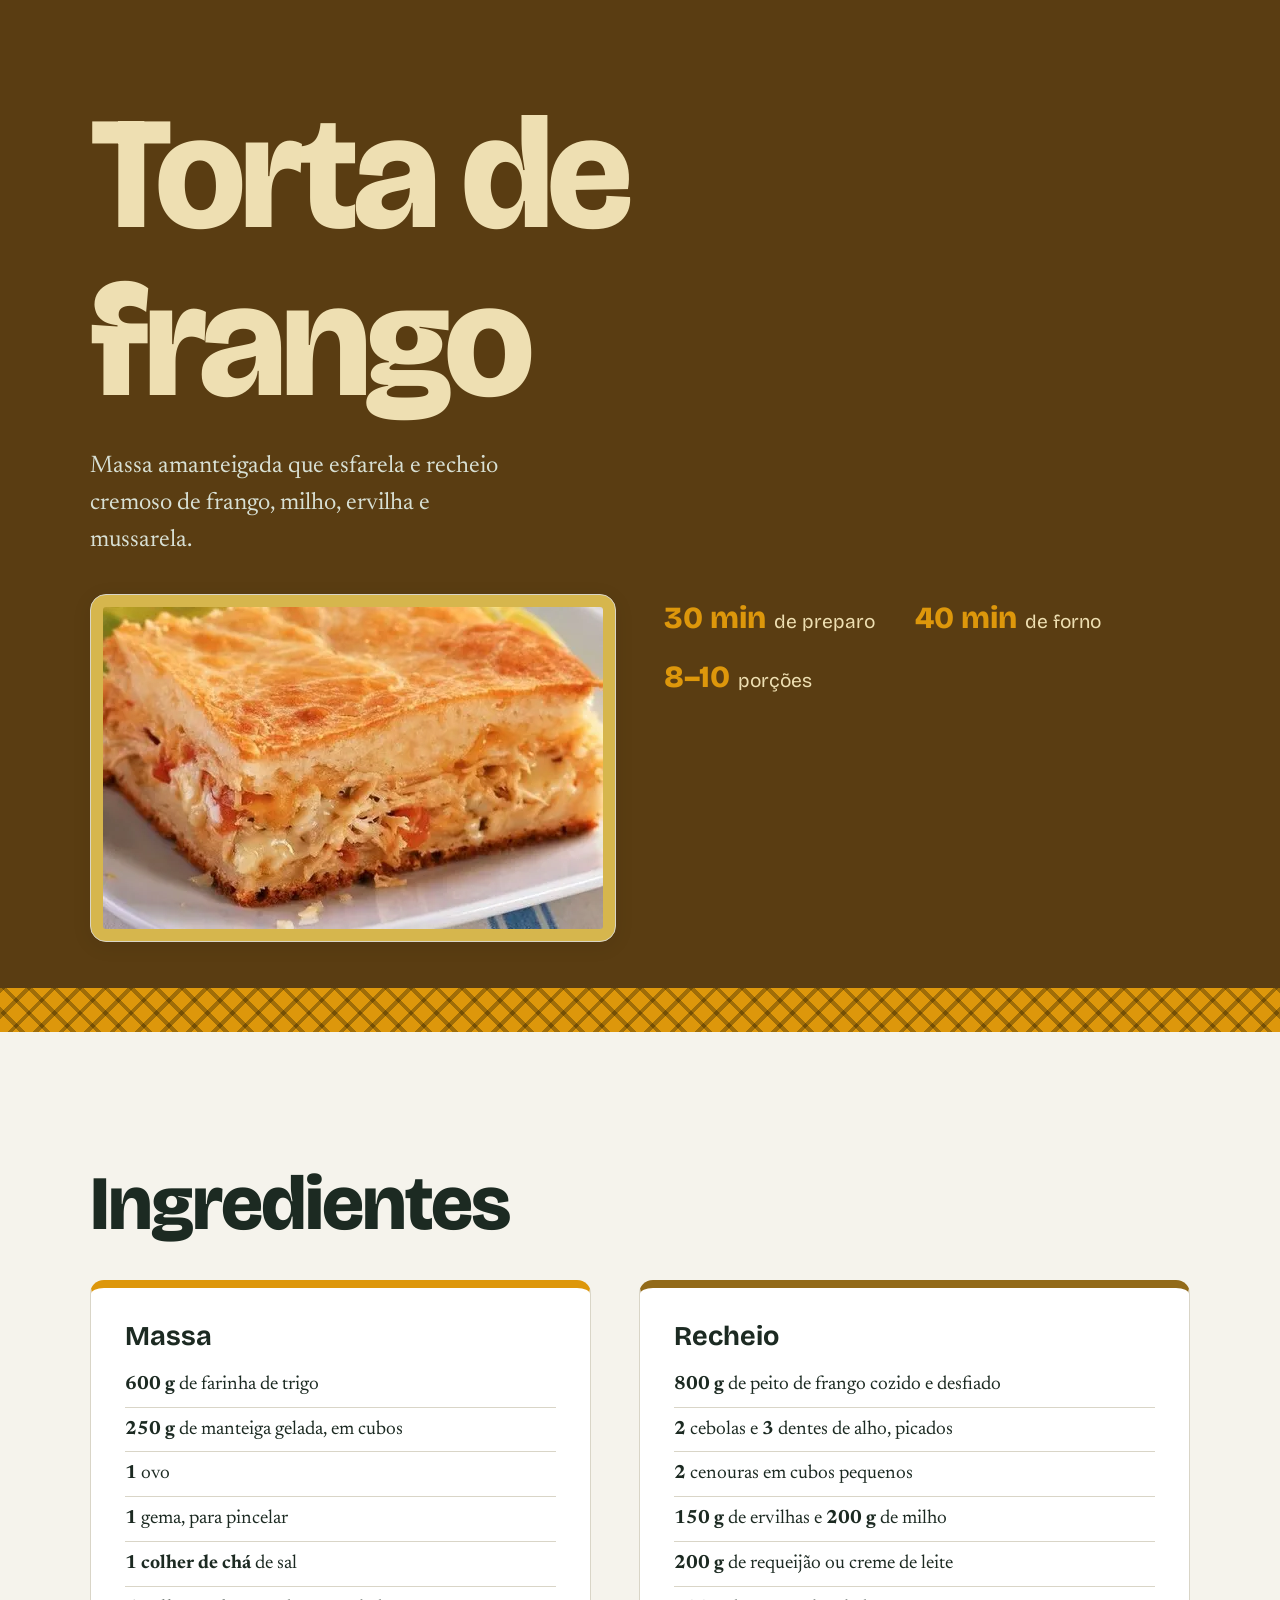
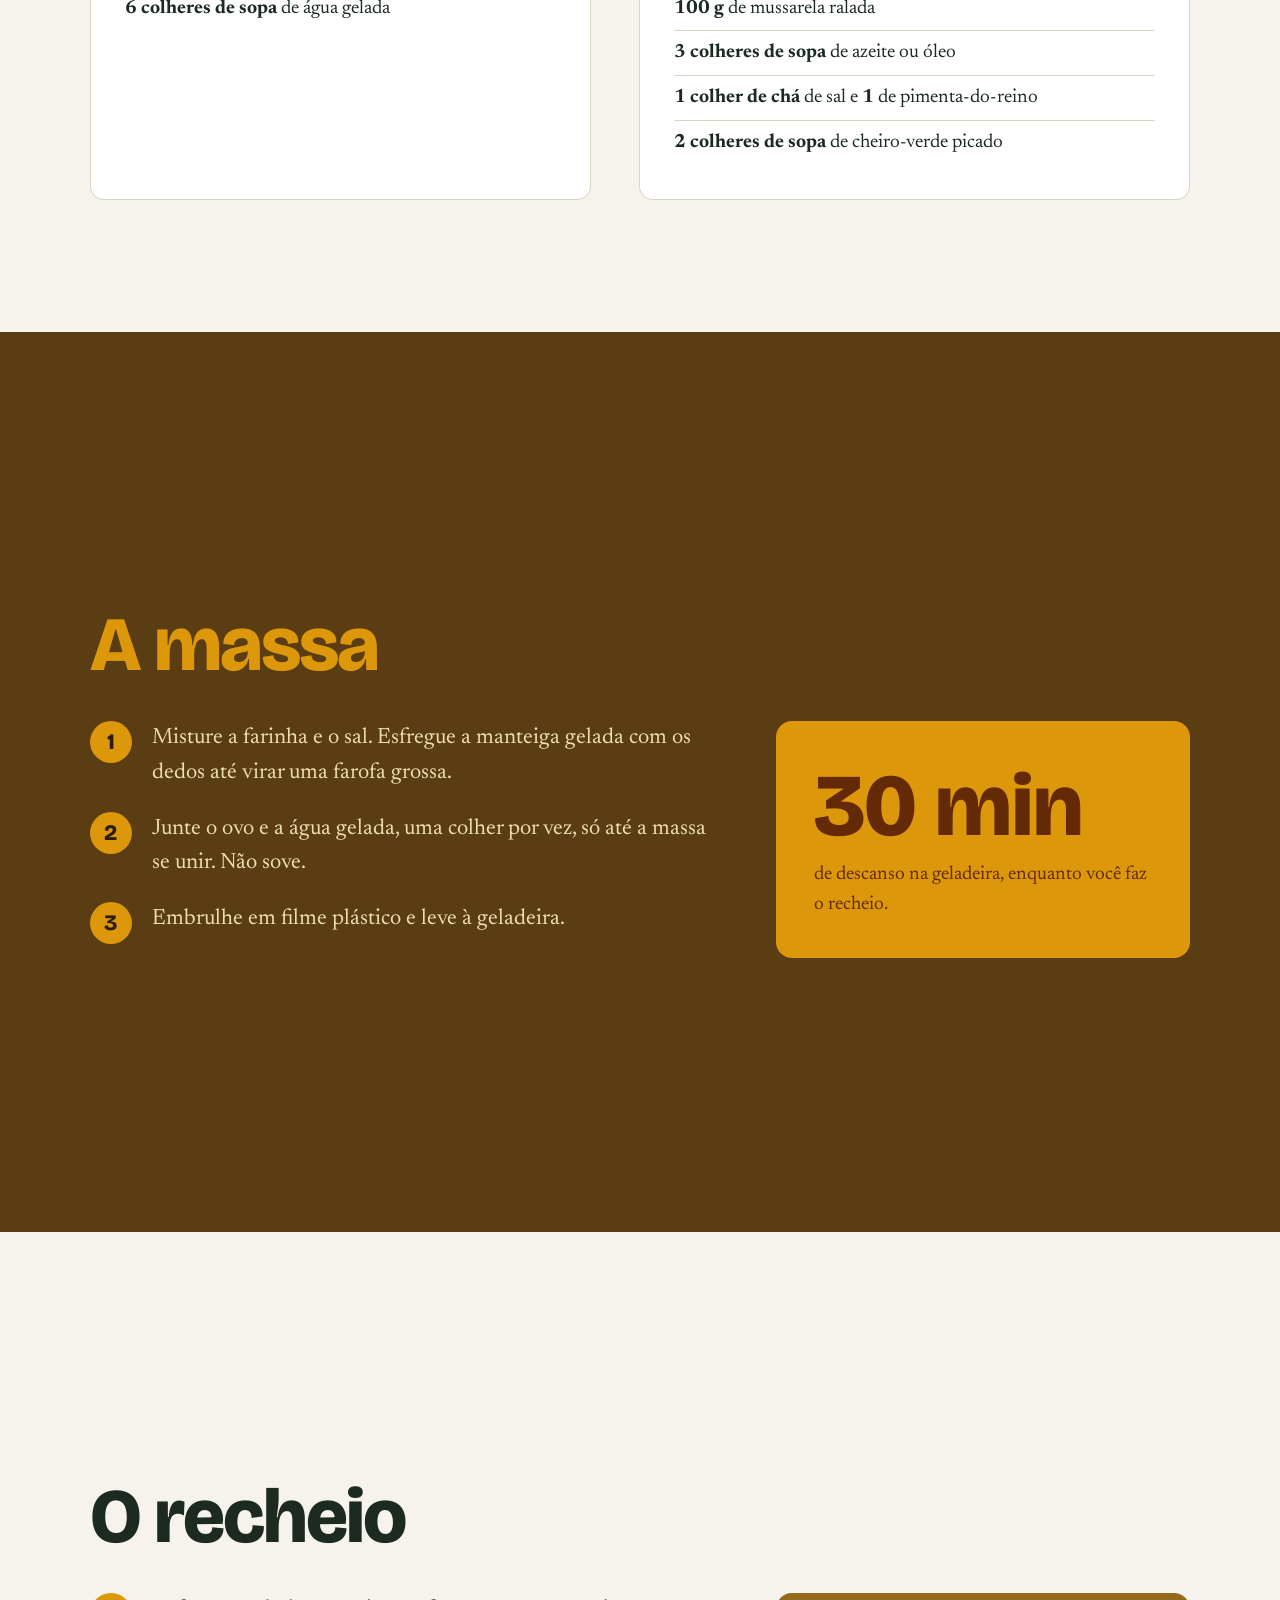
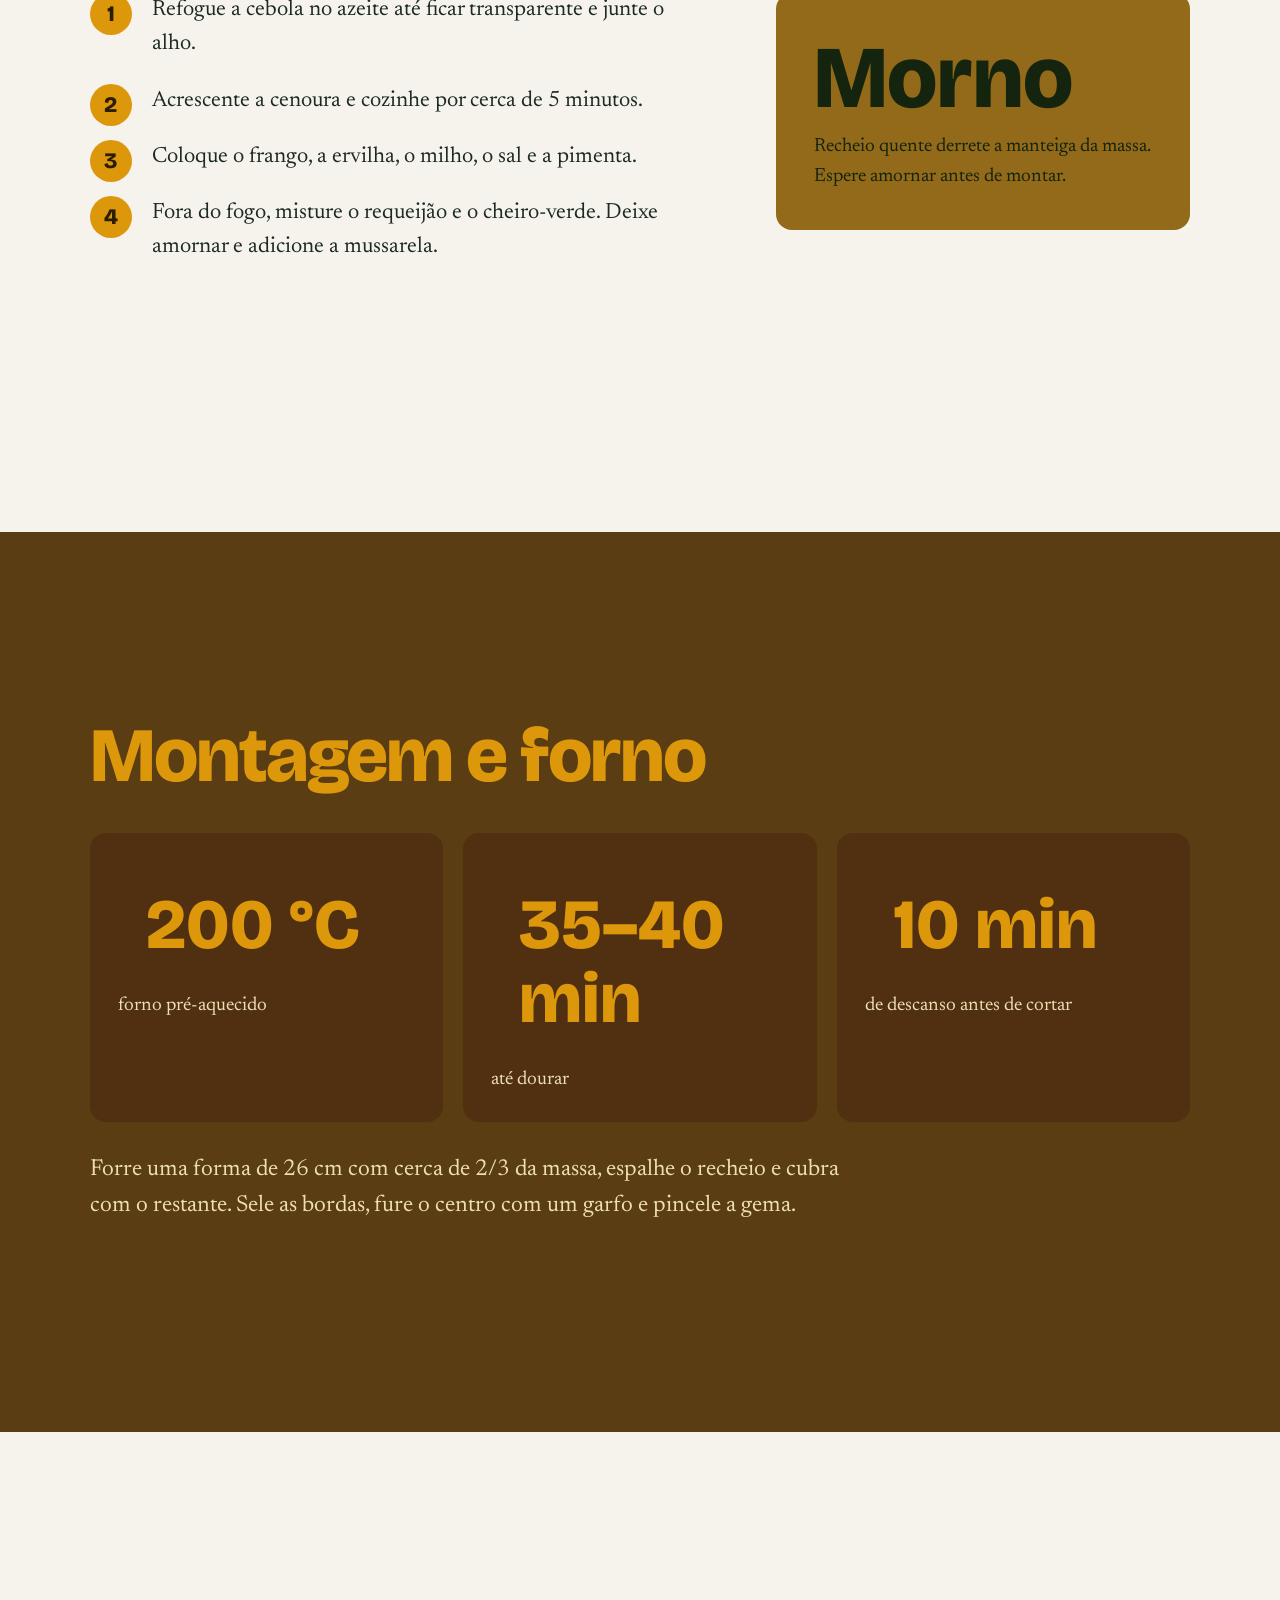
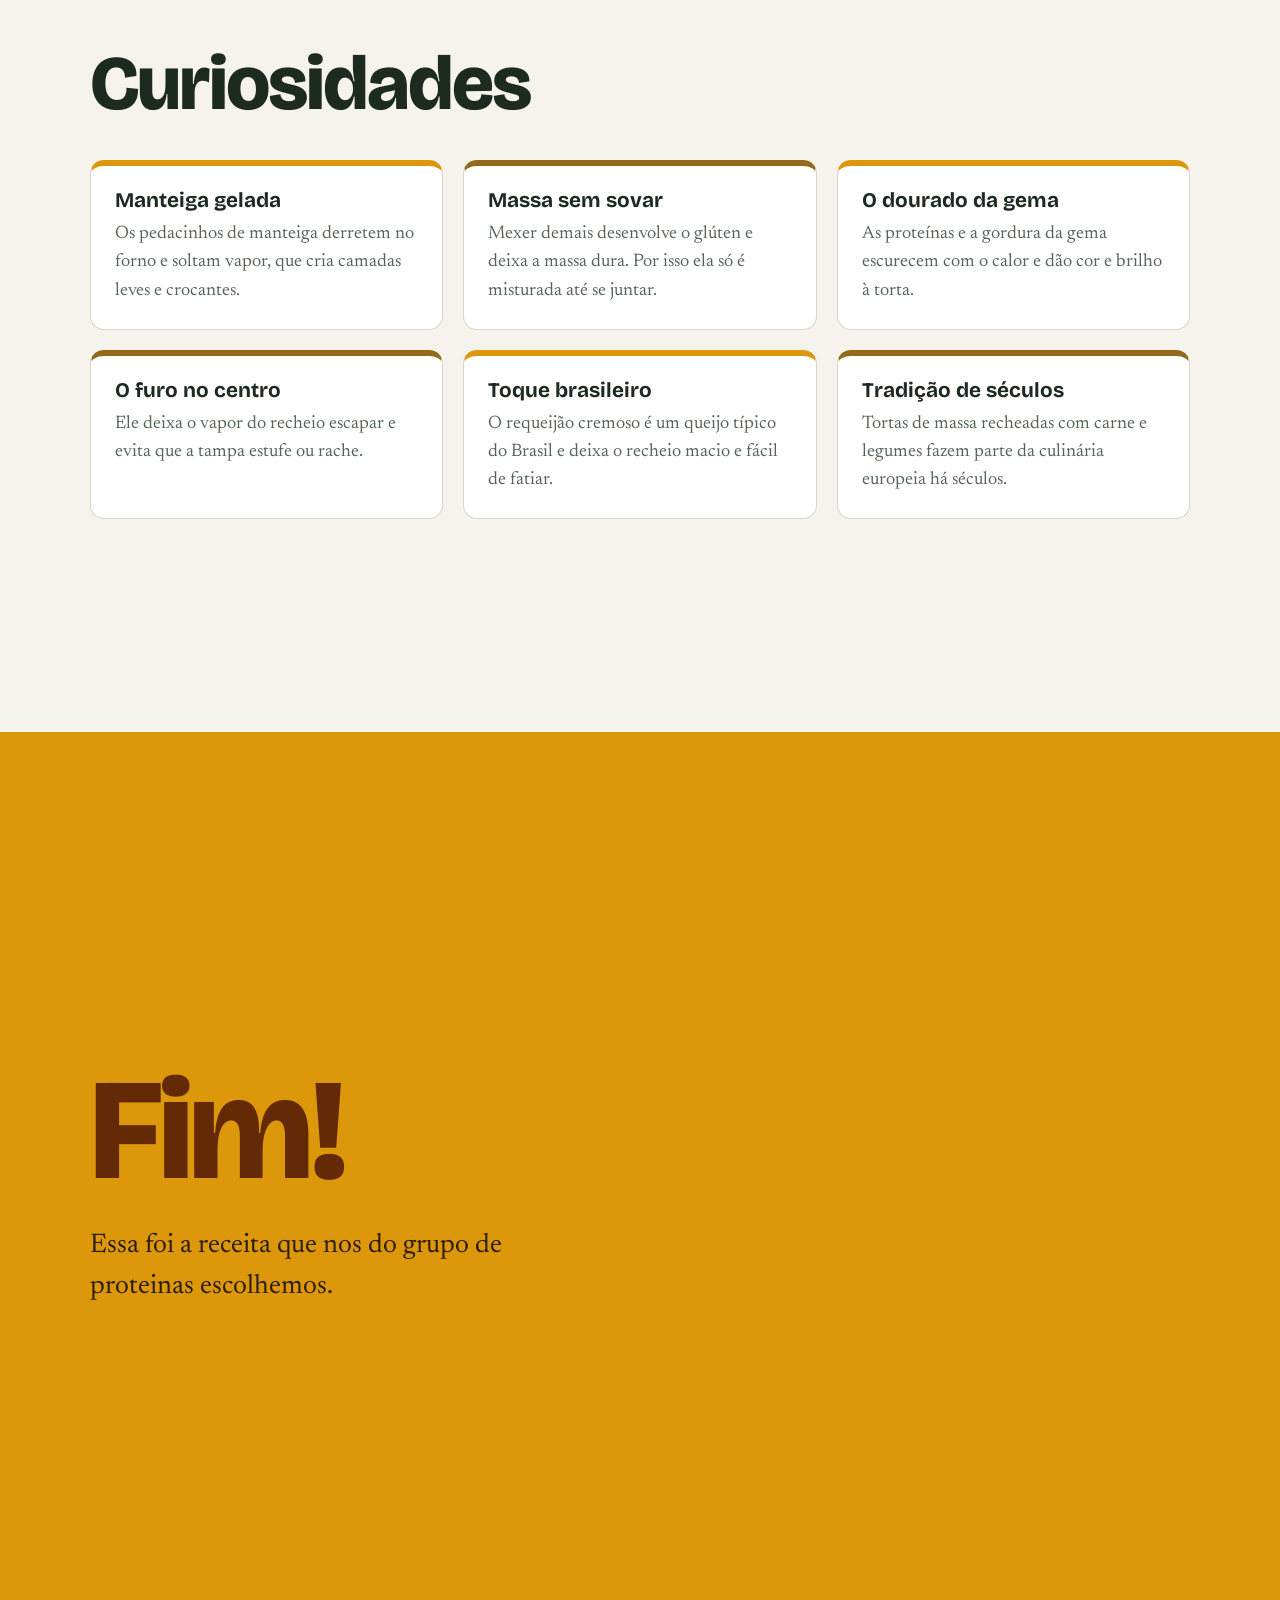
<file: index.html>
<!DOCTYPE html>
<html lang="pt-BR">
<head>
<meta charset="utf-8">
<meta name="viewport" content="width=device-width, initial-scale=1, viewport-fit=cover">
<title>Torta de Frango com Massa Amanteigada</title>
<link rel="preconnect" href="https://fonts.googleapis.com">
<link href="https://fonts.googleapis.com/css2?family=Bricolage+Grotesque:opsz,wght@12..96,500;12..96,800&family=Newsreader:opsz,wght@6..72,400;6..72,600&display=swap" rel="stylesheet">
<link rel="stylesheet" href="style.css">
</head>
<body>

<section class="slide dark cover" data-title="Capa">
  <div class="in">
    <h1>Torta de frango</h1>
    <p class="lead">Massa amanteigada que esfarela e recheio cremoso de frango, milho, ervilha e mussarela.</p>
    <div class="cover-row">
      <img class="img" src="BIO.webp" alt="">
      <ul class="facts">
        <li><b>30 min</b>de preparo</li>
        <li><b>40 min</b>de forno</li>
        <li><b>8–10</b>porções</li>
      </ul>
    </div>
    
  </div>
  <div class="lattice" aria-hidden="true"></div>
</section>

<section class="slide light" data-title="Ingredientes">
  <div class="in">
    <h2>Ingredientes</h2>
    <div class="two">
      <div class="box">
        <h3>Massa</h3>
        <ul>
          <li><b>600 g</b> de farinha de trigo</li>
          <li><b>250 g</b> de manteiga gelada, em cubos</li>
          <li><b>1</b> ovo</li>
          <li><b>1</b> gema, para pincelar</li>
          <li><b>1 colher de chá</b> de sal</li>
          <li><b>6 colheres de sopa</b> de água gelada</li>
        </ul>
      </div>
      <div class="box r">
        <h3>Recheio</h3>
        <ul>
          <li><b>800 g</b> de peito de frango cozido e desfiado</li>
          <li><b>2</b> cebolas e <b>3</b> dentes de alho, picados</li>
          <li><b>2</b> cenouras em cubos pequenos</li>
          <li><b>150 g</b> de ervilhas e <b>200 g</b> de milho</li>
          <li><b>200 g</b> de requeijão ou creme de leite</li>
          <li><b>100 g</b> de mussarela ralada</li>
          <li><b>3 colheres de sopa</b> de azeite ou óleo</li>
          <li><b>1 colher de chá</b> de sal e <b>1</b> de pimenta-do-reino</li>
          <li><b>2 colheres de sopa</b> de cheiro-verde picado</li>
        </ul>
      </div>
    </div>
  </div>
</section>

<section class="slide dark" data-title="Massa">
  <div class="in">
    <h2>A massa</h2>
    <div class="row">
      <ol>
        <li>Misture a farinha e o sal. Esfregue a manteiga gelada com os dedos até virar uma farofa grossa.</li>
        <li>Junte o ovo e a água gelada, uma colher por vez, só até a massa se unir. Não sove.</li>
        <li>Embrulhe em filme plástico e leve à geladeira.</li>
      </ol>
      <div class="side g"><div class="num">30 min</div><p>de descanso na geladeira, enquanto você faz o recheio.</p></div>
    </div>
  </div>
</section>

<section class="slide light" data-title="Recheio">
  <div class="in">
    <h2>O recheio</h2>
    <div class="row">
      <ol>
        <li>Refogue a cebola no azeite até ficar transparente e junte o alho.</li>
        <li>Acrescente a cenoura e cozinhe por cerca de 5 minutos.</li>
        <li>Coloque o frango, a ervilha, o milho, o sal e a pimenta.</li>
        <li>Fora do fogo, misture o requeijão e o cheiro-verde. Deixe amornar e adicione a mussarela.</li>
      </ol>
      <div class="side p"><div class="num">Morno</div><p>Recheio quente derrete a manteiga da massa. Espere amornar antes de montar.</p></div>
    </div>
  </div>
</section>

<section class="slide dark" data-title="Forno">
  <div class="in">
    <h2>Montagem e forno</h2>
    <div class="big">
      <div><div class="num">200 °C</div>forno pré-aquecido</div>
      <div><div class="num">35–40 min</div>até dourar</div>
      <div><div class="num">10 min</div>de descanso antes de cortar</div>
    </div>
    <p class="txt">Forre uma forma de 26 cm com cerca de 2/3 da massa, espalhe o recheio e cubra com o restante. Sele as bordas, fure o centro com um garfo e pincele a gema.</p>
  </div>
</section>

<section class="slide light" data-title="Curiosidades">
  <div class="in">
    <h2>Curiosidades</h2>
    <div class="cur">
      <article><h3>Manteiga gelada</h3><p>Os pedacinhos de manteiga derretem no forno e soltam vapor, que cria camadas leves e crocantes.</p></article>
      <article><h3>Massa sem sovar</h3><p>Mexer demais desenvolve o glúten e deixa a massa dura. Por isso ela só é misturada até se juntar.</p></article>
      <article><h3>O dourado da gema</h3><p>As proteínas e a gordura da gema escurecem com o calor e dão cor e brilho à torta.</p></article>
      <article><h3>O furo no centro</h3><p>Ele deixa o vapor do recheio escapar e evita que a tampa estufe ou rache.</p></article>
      <article><h3>Toque brasileiro</h3><p>O requeijão cremoso é um queijo típico do Brasil e deixa o recheio macio e fácil de fatiar.</p></article>
      <article><h3>Tradição de séculos</h3><p>Tortas de massa recheadas com carne e legumes fazem parte da culinária europeia há séculos.</p></article>
    </div>
  </div>
</section>

<section class="slide gold end" data-title="Fim">
  <div class="in">
    <h2>Fim!</h2>
    <p>Essa foi a receita que nos do grupo de proteinas escolhemos.</p>
  </div>
</section>

</body>
</html>
</file>
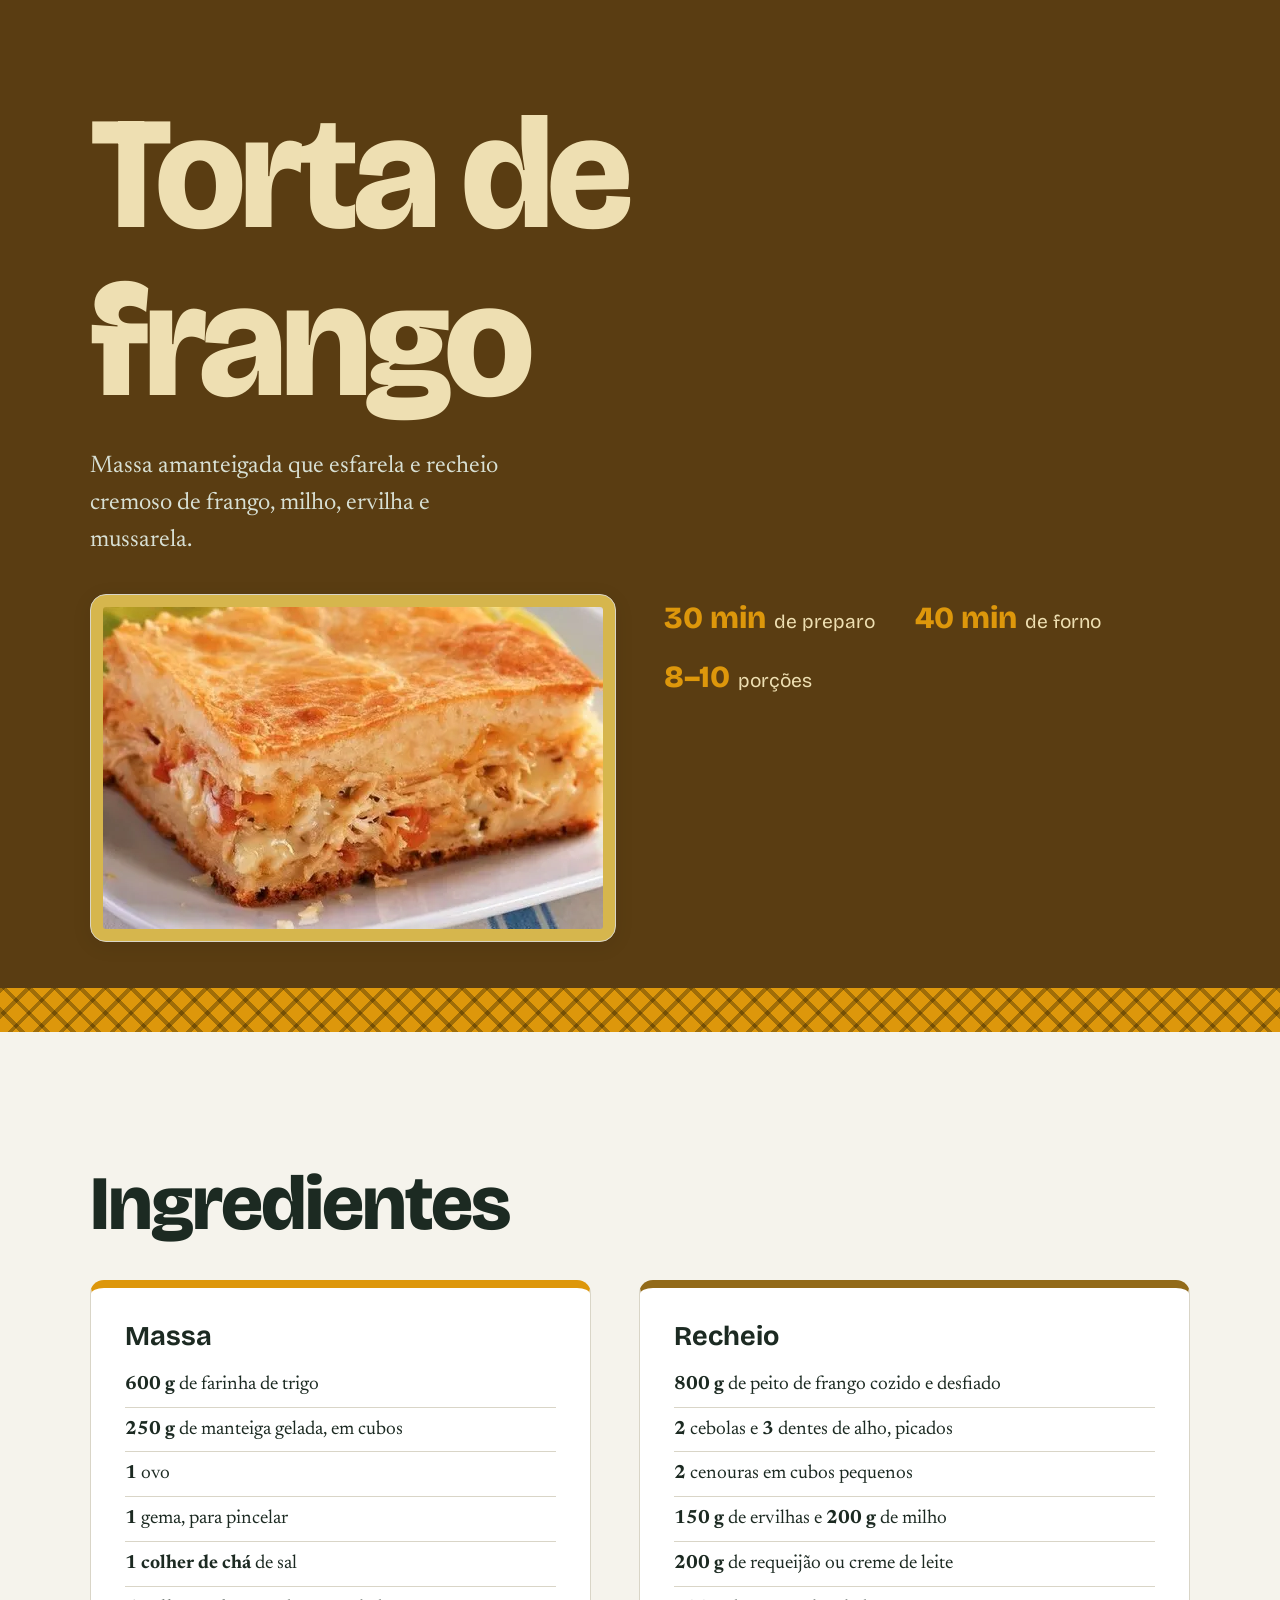
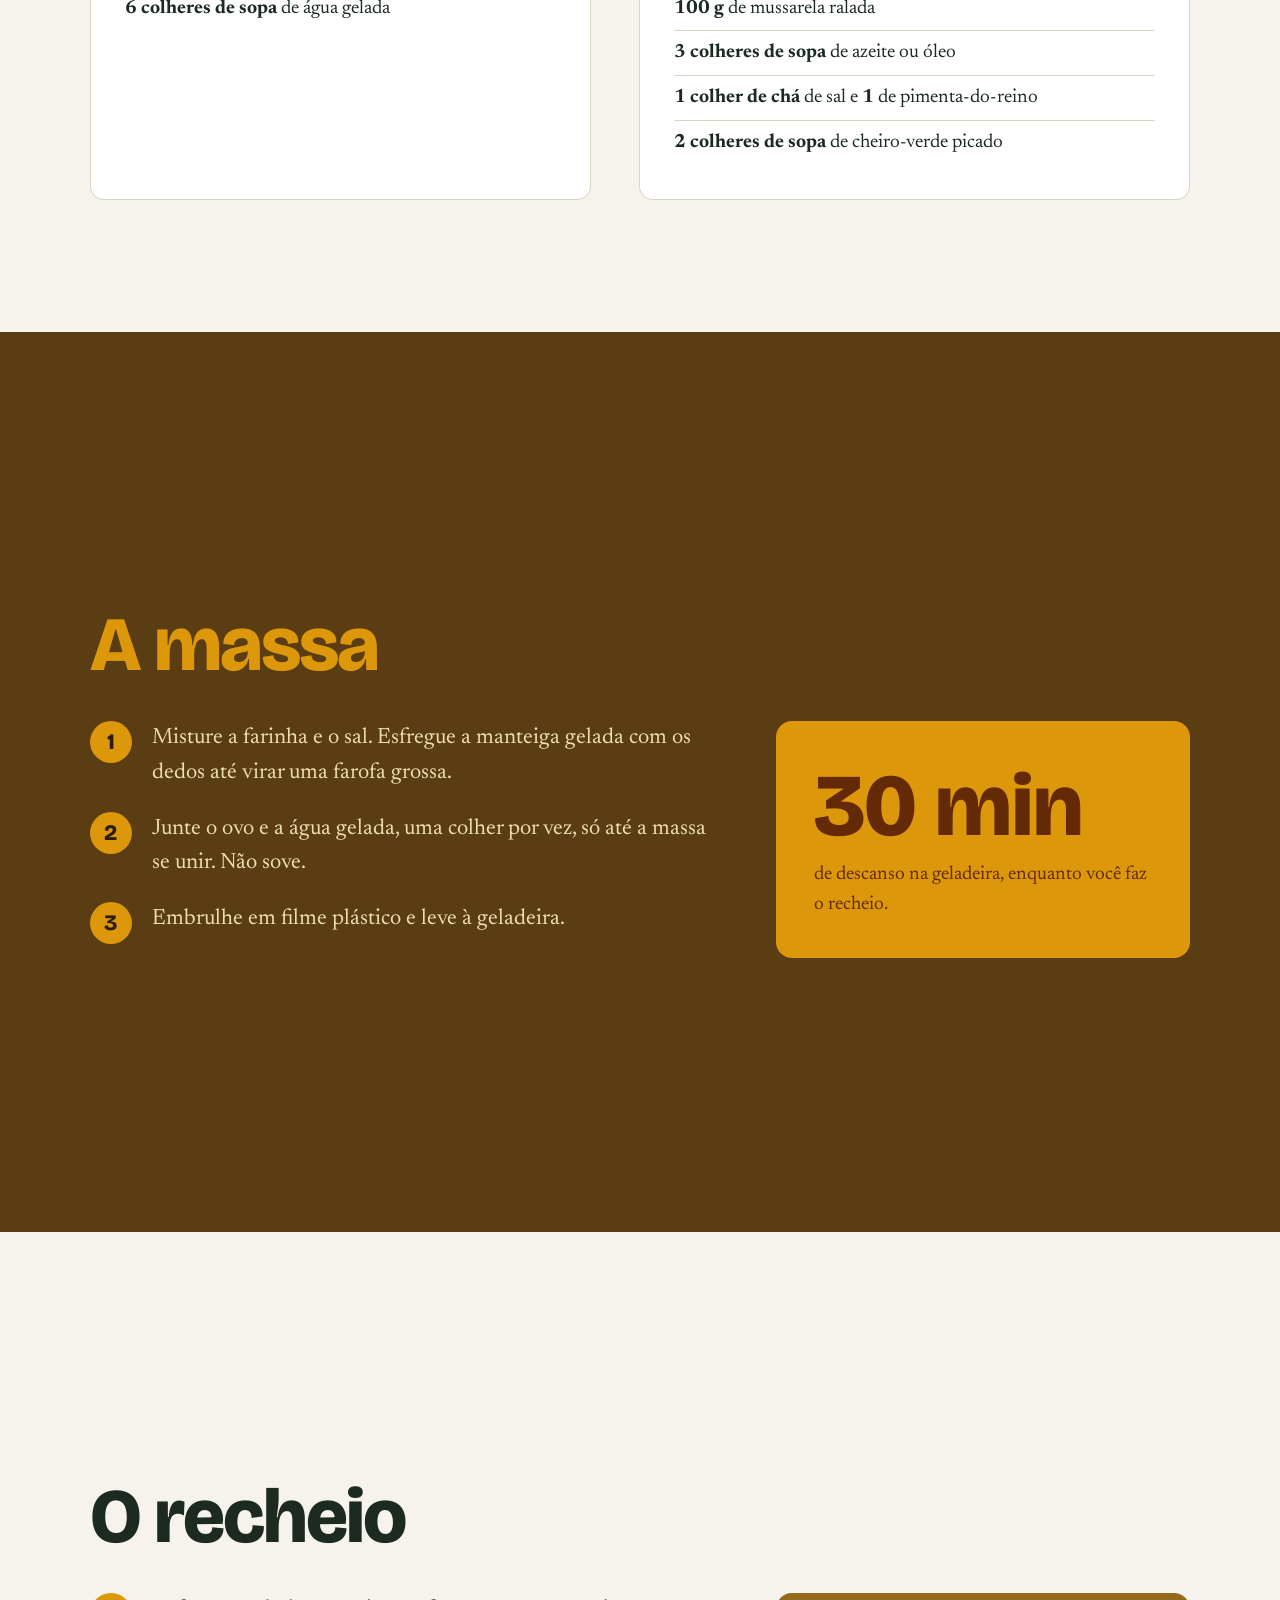
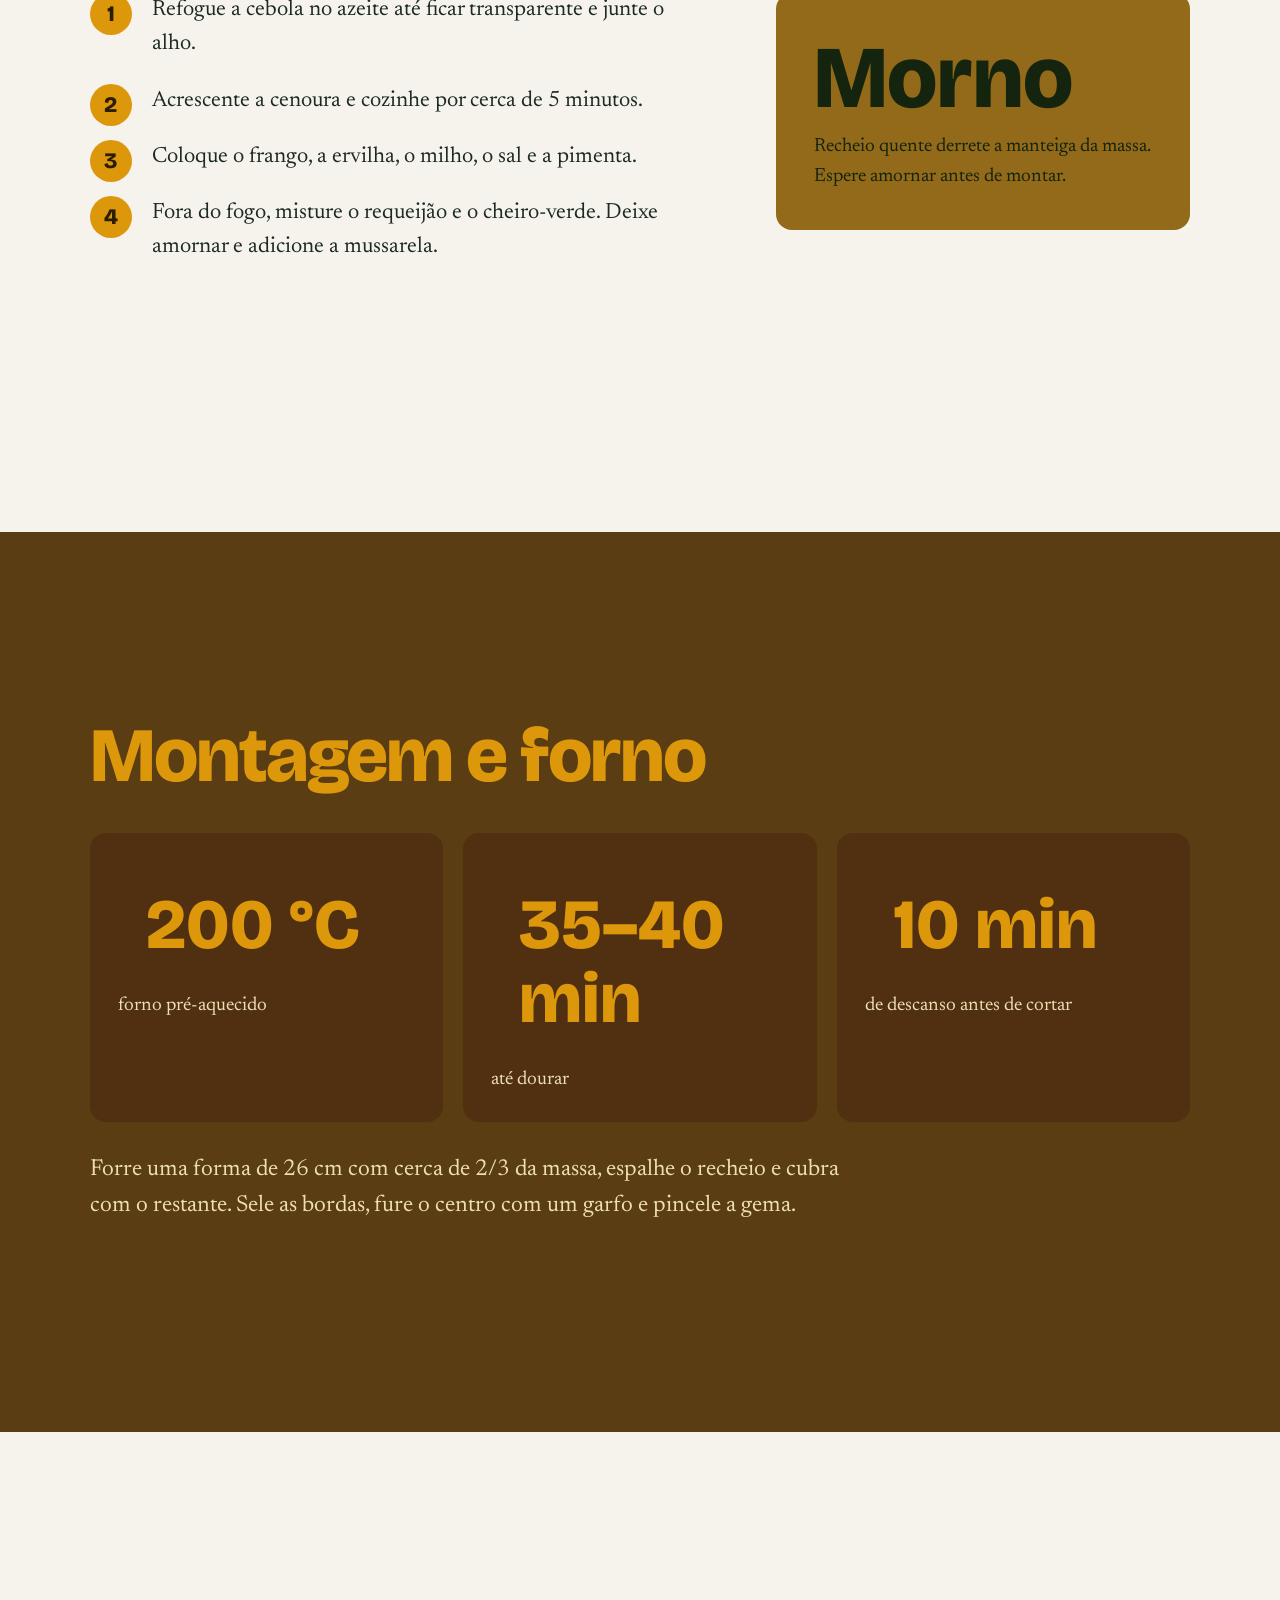
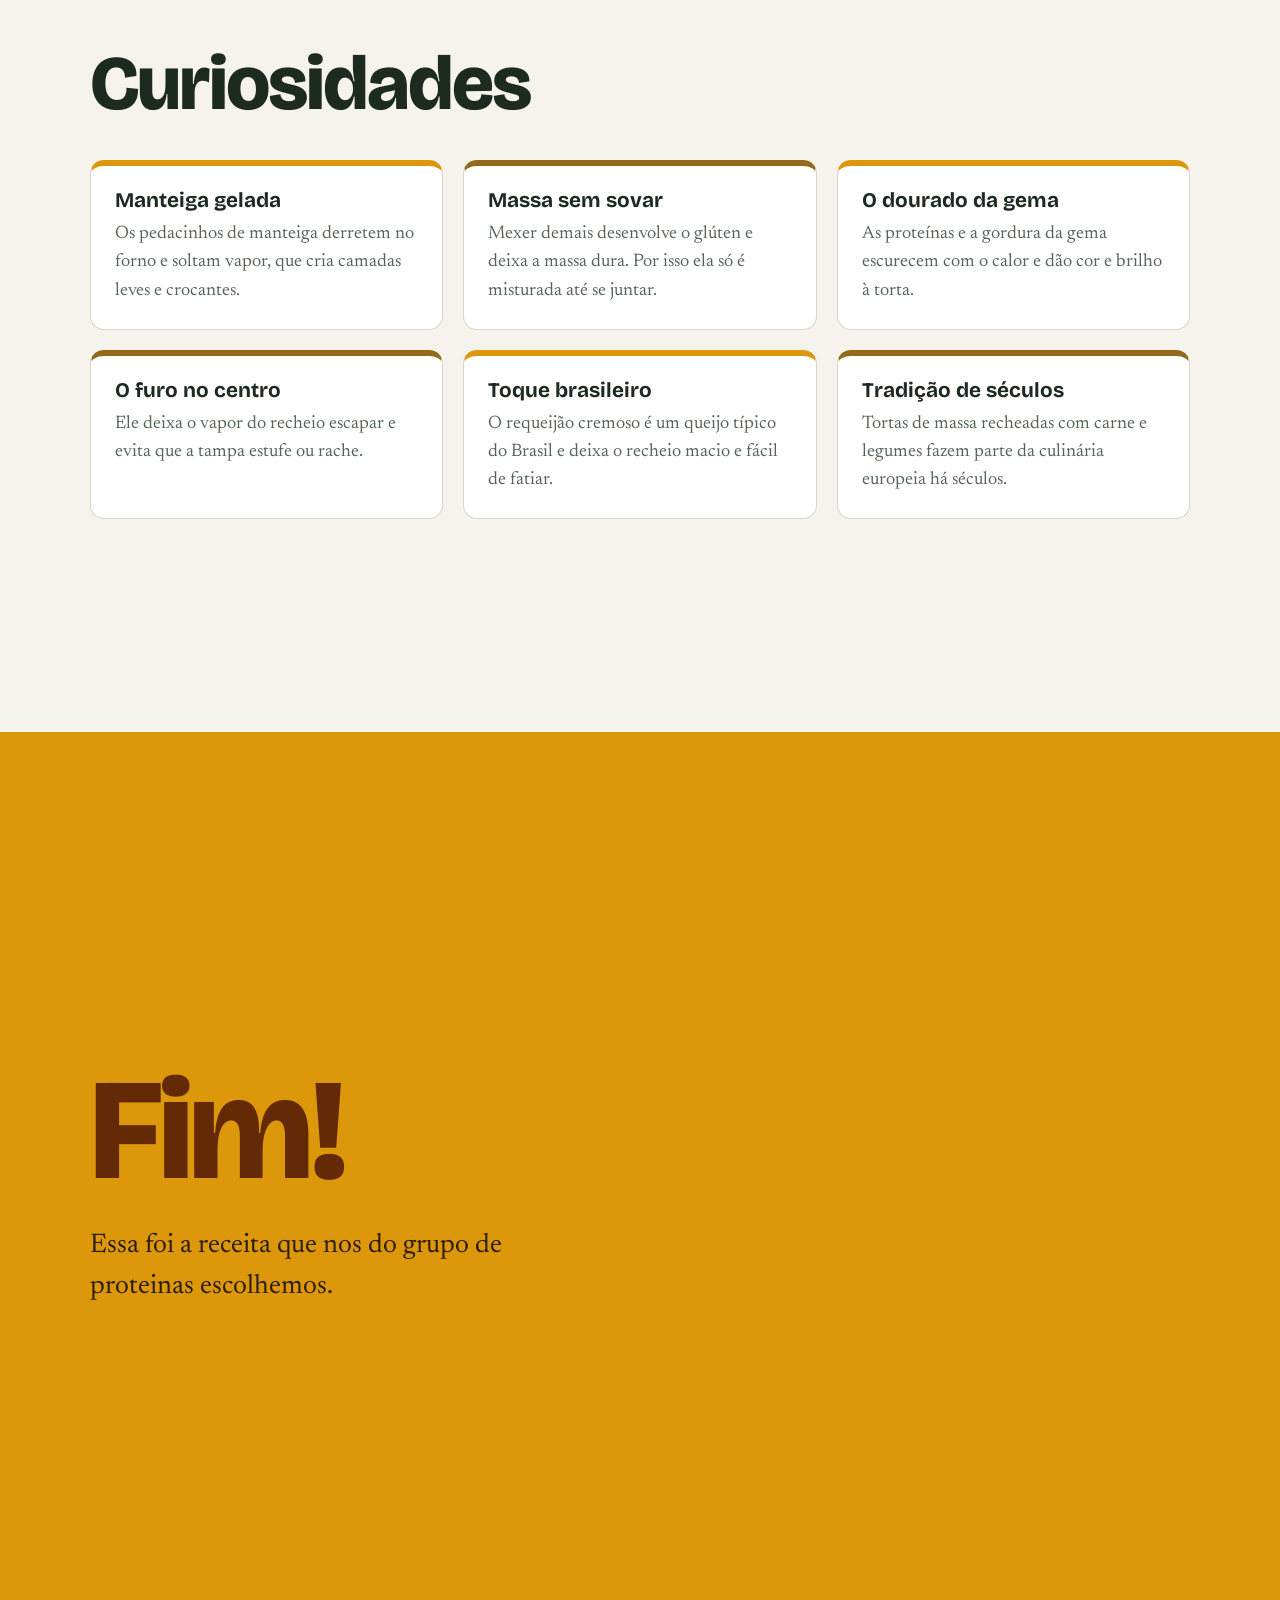
<file: Bio.html>
<!DOCTYPE html>
<html lang="pt-BR">
<head>
<meta charset="utf-8">
<meta name="viewport" content="width=device-width, initial-scale=1, viewport-fit=cover">
<title>Torta de Frango com Massa Amanteigada</title>
<link rel="preconnect" href="https://fonts.googleapis.com">
<link href="https://fonts.googleapis.com/css2?family=Bricolage+Grotesque:opsz,wght@12..96,500;12..96,800&family=Newsreader:opsz,wght@6..72,400;6..72,600&display=swap" rel="stylesheet">
<link rel="stylesheet" href="bio.css">
</head>
<body>

<section class="slide dark cover" data-title="Capa">
  <div class="in">
    <h1>Torta de frango</h1>
    <p class="lead">Massa amanteigada que esfarela e recheio cremoso de frango, milho, ervilha e mussarela.</p>
    <div class="cover-row">
      <img class="img" src="BIO.webp" alt="">
      <ul class="facts">
        <li><b>30 min</b>de preparo</li>
        <li><b>40 min</b>de forno</li>
        <li><b>8–10</b>porções</li>
      </ul>
    </div>
    
  </div>
  <div class="lattice" aria-hidden="true"></div>
</section>

<section class="slide light" data-title="Ingredientes">
  <div class="in">
    <h2>Ingredientes</h2>
    <div class="two">
      <div class="box">
        <h3>Massa</h3>
        <ul>
          <li><b>600 g</b> de farinha de trigo</li>
          <li><b>250 g</b> de manteiga gelada, em cubos</li>
          <li><b>1</b> ovo</li>
          <li><b>1</b> gema, para pincelar</li>
          <li><b>1 colher de chá</b> de sal</li>
          <li><b>6 colheres de sopa</b> de água gelada</li>
        </ul>
      </div>
      <div class="box r">
        <h3>Recheio</h3>
        <ul>
          <li><b>800 g</b> de peito de frango cozido e desfiado</li>
          <li><b>2</b> cebolas e <b>3</b> dentes de alho, picados</li>
          <li><b>2</b> cenouras em cubos pequenos</li>
          <li><b>150 g</b> de ervilhas e <b>200 g</b> de milho</li>
          <li><b>200 g</b> de requeijão ou creme de leite</li>
          <li><b>100 g</b> de mussarela ralada</li>
          <li><b>3 colheres de sopa</b> de azeite ou óleo</li>
          <li><b>1 colher de chá</b> de sal e <b>1</b> de pimenta-do-reino</li>
          <li><b>2 colheres de sopa</b> de cheiro-verde picado</li>
        </ul>
      </div>
    </div>
  </div>
</section>

<section class="slide dark" data-title="Massa">
  <div class="in">
    <h2>A massa</h2>
    <div class="row">
      <ol>
        <li>Misture a farinha e o sal. Esfregue a manteiga gelada com os dedos até virar uma farofa grossa.</li>
        <li>Junte o ovo e a água gelada, uma colher por vez, só até a massa se unir. Não sove.</li>
        <li>Embrulhe em filme plástico e leve à geladeira.</li>
      </ol>
      <div class="side g"><div class="num">30 min</div><p>de descanso na geladeira, enquanto você faz o recheio.</p></div>
    </div>
  </div>
</section>

<section class="slide light" data-title="Recheio">
  <div class="in">
    <h2>O recheio</h2>
    <div class="row">
      <ol>
        <li>Refogue a cebola no azeite até ficar transparente e junte o alho.</li>
        <li>Acrescente a cenoura e cozinhe por cerca de 5 minutos.</li>
        <li>Coloque o frango, a ervilha, o milho, o sal e a pimenta.</li>
        <li>Fora do fogo, misture o requeijão e o cheiro-verde. Deixe amornar e adicione a mussarela.</li>
      </ol>
      <div class="side p"><div class="num">Morno</div><p>Recheio quente derrete a manteiga da massa. Espere amornar antes de montar.</p></div>
    </div>
  </div>
</section>

<section class="slide dark" data-title="Forno">
  <div class="in">
    <h2>Montagem e forno</h2>
    <div class="big">
      <div><div class="num">200 °C</div>forno pré-aquecido</div>
      <div><div class="num">35–40 min</div>até dourar</div>
      <div><div class="num">10 min</div>de descanso antes de cortar</div>
    </div>
    <p class="txt">Forre uma forma de 26 cm com cerca de 2/3 da massa, espalhe o recheio e cubra com o restante. Sele as bordas, fure o centro com um garfo e pincele a gema.</p>
  </div>
</section>

<section class="slide light" data-title="Curiosidades">
  <div class="in">
    <h2>Curiosidades</h2>
    <div class="cur">
      <article><h3>Manteiga gelada</h3><p>Os pedacinhos de manteiga derretem no forno e soltam vapor, que cria camadas leves e crocantes.</p></article>
      <article><h3>Massa sem sovar</h3><p>Mexer demais desenvolve o glúten e deixa a massa dura. Por isso ela só é misturada até se juntar.</p></article>
      <article><h3>O dourado da gema</h3><p>As proteínas e a gordura da gema escurecem com o calor e dão cor e brilho à torta.</p></article>
      <article><h3>O furo no centro</h3><p>Ele deixa o vapor do recheio escapar e evita que a tampa estufe ou rache.</p></article>
      <article><h3>Toque brasileiro</h3><p>O requeijão cremoso é um queijo típico do Brasil e deixa o recheio macio e fácil de fatiar.</p></article>
      <article><h3>Tradição de séculos</h3><p>Tortas de massa recheadas com carne e legumes fazem parte da culinária europeia há séculos.</p></article>
    </div>
  </div>
</section>

<section class="slide gold end" data-title="Fim">
  <div class="in">
    <h2>Fim!</h2>
    <p>Essa foi a receita que nos do grupo de proteinas escolhemos.</p>
  </div>
</section>

</body>
</html>
</file>
<file: style.css>
html::-webkit-scrollbar,
body::-webkit-scrollbar {
    display: none;
}

:root{
  --bg:#F5F3EC;--ink:#1C2A22;--muted:#55645A;--green:#5a3d12;--green2:#503011;--on-green:#eedfb2;
  --gold:#dd970b;--pea:#926a19;--line:#D9D5C7;--card:#FFFFFF;
  box-sizing:border-box;padding-top:env(safe-area-inset-top,0px);padding-bottom:env(safe-area-inset-bottom,0px);
}
@media (prefers-color-scheme: dark){:root:not([data-theme="light"]){--bg:#121A15;--ink:#EDEBE3;--muted:#A3B0A6;--green:#0C1410;--green2:#17251D;--line:#2B3A31;--card:#1A261F}}
:root[data-theme="dark"]{--bg:#121A15;--ink:#EDEBE3;--muted:#A3B0A6;--green:#0C1410;--green2:#17251D;--line:#2B3A31;--card:#1A261F}
html{scroll-snap-type:y proximity;scroll-behavior:smooth;scroll-padding-top:env(safe-area-inset-top,0px)}
*{box-sizing:border-box}
body{margin:0;background:var(--bg);color:var(--ink);font-family:"Newsreader",Georgia,serif;font-size:clamp(18px,1.5vw,22px);line-height:1.55}
h1,h2,h3,.num{font-family:"Bricolage Grotesque","Helvetica Neue",Arial,sans-serif;margin:0;line-height:1.05}
:focus-visible{outline:3px solid var(--gold);outline-offset:3px}
.slide{min-height:100svh;scroll-snap-align:start;display:flex;flex-direction:column;justify-content:center;padding:clamp(64px,10vh,110px) clamp(22px,7vw,110px)}
.in{max-width:1120px;width:100%;margin:0 auto}
.light{background:var(--bg);color:var(--ink)}
.dark{background:var(--green);color:var(--on-green)}
.gold{background:var(--gold);color:#2A1D00}
h2{font-size:clamp(2.4rem,6vw,4.8rem);font-weight:800;letter-spacing:-.025em;margin-bottom:clamp(24px,4vh,44px)}
.dark h2{color:var(--gold)}
.lead{font-size:1.25em;max-width:34ch;color:#D8E0D4;margin:22px 0 34px}

/* capa */
.cover h1{font-size:clamp(3.4rem,13vw,10rem);font-weight:800;letter-spacing:-.035em;max-width:9ch}
.cover-row{display:flex;align-items:flex-start;justify-content:space-between;gap:clamp(20px,4vw,48px)}
.facts{display:flex;flex:1;flex-wrap:wrap;align-items:flex-start;gap:12px 40px;list-style:none;padding:0;margin:0 0 0 0;font-family:"Bricolage Grotesque",sans-serif}
.facts b{color:var(--gold);font-weight:800;font-size:1.6em;margin-right:8px}
.lattice{position:absolute;left:0;right:0;bottom:0;height:44px;background:
  repeating-linear-gradient(45deg,transparent 0 14px,rgba(0,0,0,.28) 14px 18px),
  repeating-linear-gradient(-45deg,transparent 0 14px,rgba(0,0,0,.28) 14px 18px),var(--gold)}
.cover{position:relative}
.img{display:block;max-width:100%;height:auto;border-radius:16px;background:rgb(214, 182, 77);border:1px solid var(--line);padding:12px;box-shadow:0 4px 20px rgba(0,0,0,.08);margin-left:0}
/* ingredientes */
.two{display:grid;grid-template-columns:1fr 1.1fr;gap:clamp(20px,4vw,48px)}
.box{background:var(--card);border:1px solid var(--line);border-top:8px solid var(--gold);border-radius:14px;padding:clamp(20px,3vw,34px)}
.box.r{border-top-color:var(--pea)}
.box h3{font-size:1.7rem;margin-bottom:12px}
.box ul{margin:0;padding:0;list-style:none}
.box li{padding:7px 0;border-bottom:1px solid var(--line)}
.box li:last-child{border:0}

/* passos */
.row{display:grid;grid-template-columns:1.5fr 1fr;gap:clamp(24px,5vw,64px);align-items:start}
ol{list-style:none;counter-reset:s;margin:0;padding:0}
ol li{counter-increment:s;position:relative;padding:0 0 22px 62px;font-size:1.15em}
ol li::before{content:counter(s);position:absolute;left:0;top:0;width:42px;height:42px;border-radius:50%;background:var(--gold);color:#2A1D00;font-family:"Bricolage Grotesque",sans-serif;font-weight:800;display:grid;place-items:center}
.side{border-radius:16px;padding:clamp(24px,3vw,40px)}
.side .num{font-size:clamp(3rem,7vw,5.5rem);font-weight:800}
.side p{margin:8px 0 0}
.g{background:var(--gold);color:#632a05}.p{background:var(--pea);color:#14240F}

/* forno */
.big{display:grid;grid-template-columns:repeat(auto-fit,minmax(220px,1fr));gap:20px;margin-bottom:30px}
.big div{background:var(--green2);border-radius:16px;padding:28px}
.big .num{font-size:clamp(2.6rem,6vw,4.4rem);font-weight:800;color:var(--gold)}
.dark .txt{max-width:60ch;font-size:1.2em}

/* curiosidades */
.cur{display:grid;grid-template-columns:repeat(auto-fit,minmax(280px,1fr));gap:20px}
.cur article{background:var(--card);border:1px solid var(--line);border-top:6px solid var(--gold);border-radius:14px;padding:24px}
.cur article:nth-child(even){border-top-color:var(--pea)}
.cur h3{font-size:1.3rem;margin-bottom:8px}
.cur p{margin:0;color:var(--muted);font-size:.95em}

/* fim */
.end h2{font-size:clamp(3.4rem,12vw,9rem);color:#632a05;margin-bottom:18px}
.end p{font-size:1.4em;max-width:30ch;margin:0}

/* controles */
.dots{position:fixed;right:16px;top:50%;transform:translateY(-50%);display:flex;flex-direction:column;gap:12px;z-index:10}
.dots button{width:14px;height:14px;border-radius:50%;border:2px solid var(--gold);background:transparent;padding:0;cursor:pointer}
.dots button[aria-current="true"]{background:var(--gold)}
.ctrl{position:fixed;left:0;right:0;bottom:calc(14px + env(safe-area-inset-bottom,0px));display:flex;justify-content:space-between;align-items:center;padding:0 20px;z-index:10;pointer-events:none;font-family:"Bricolage Grotesque",sans-serif}
.ctrl>*{pointer-events:auto}
.pill{background:var(--green);color:var(--on-green);border:1px solid rgba(255,255,255,.25);border-radius:999px;padding:8px 16px;font:inherit;font-weight:500;cursor:pointer}
.pill:hover{border-color:var(--gold)}
.btns{display:flex;gap:8px;margin-right:34px}
@media(max-width:760px){.cover-row{flex-direction:column;align-items:flex-start}.two,.row{grid-template-columns:1fr}.facts{width:100%}.dots{right:8px}.btns{margin-right:26px}#fs{display:none}}
@media(prefers-reduced-motion:reduce){html{scroll-behavior:auto}}
</file>
<file: bio.css>
html::-webkit-scrollbar,
body::-webkit-scrollbar {
    display: none;
}

:root{
  --bg:#F5F3EC;--ink:#1C2A22;--muted:#55645A;--green:#5a3d12;--green2:#503011;--on-green:#eedfb2;
  --gold:#dd970b;--pea:#926a19;--line:#D9D5C7;--card:#FFFFFF;
  box-sizing:border-box;padding-top:env(safe-area-inset-top,0px);padding-bottom:env(safe-area-inset-bottom,0px);
}
@media (prefers-color-scheme: dark){:root:not([data-theme="light"]){--bg:#121A15;--ink:#EDEBE3;--muted:#A3B0A6;--green:#0C1410;--green2:#17251D;--line:#2B3A31;--card:#1A261F}}
:root[data-theme="dark"]{--bg:#121A15;--ink:#EDEBE3;--muted:#A3B0A6;--green:#0C1410;--green2:#17251D;--line:#2B3A31;--card:#1A261F}
html{scroll-snap-type:y proximity;scroll-behavior:smooth;scroll-padding-top:env(safe-area-inset-top,0px)}
*{box-sizing:border-box}
body{margin:0;background:var(--bg);color:var(--ink);font-family:"Newsreader",Georgia,serif;font-size:clamp(18px,1.5vw,22px);line-height:1.55}
h1,h2,h3,.num{font-family:"Bricolage Grotesque","Helvetica Neue",Arial,sans-serif;margin:0;line-height:1.05}
:focus-visible{outline:3px solid var(--gold);outline-offset:3px}
.slide{min-height:100svh;scroll-snap-align:start;display:flex;flex-direction:column;justify-content:center;padding:clamp(64px,10vh,110px) clamp(22px,7vw,110px)}
.in{max-width:1120px;width:100%;margin:0 auto}
.light{background:var(--bg);color:var(--ink)}
.dark{background:var(--green);color:var(--on-green)}
.gold{background:var(--gold);color:#2A1D00}
h2{font-size:clamp(2.4rem,6vw,4.8rem);font-weight:800;letter-spacing:-.025em;margin-bottom:clamp(24px,4vh,44px)}
.dark h2{color:var(--gold)}
.lead{font-size:1.25em;max-width:34ch;color:#D8E0D4;margin:22px 0 34px}

/* capa */
.cover h1{font-size:clamp(3.4rem,13vw,10rem);font-weight:800;letter-spacing:-.035em;max-width:9ch}
.cover-row{display:flex;align-items:flex-start;justify-content:space-between;gap:clamp(20px,4vw,48px)}
.facts{display:flex;flex:1;flex-wrap:wrap;align-items:flex-start;gap:12px 40px;list-style:none;padding:0;margin:0 0 0 0;font-family:"Bricolage Grotesque",sans-serif}
.facts b{color:var(--gold);font-weight:800;font-size:1.6em;margin-right:8px}
.lattice{position:absolute;left:0;right:0;bottom:0;height:44px;background:
  repeating-linear-gradient(45deg,transparent 0 14px,rgba(0,0,0,.28) 14px 18px),
  repeating-linear-gradient(-45deg,transparent 0 14px,rgba(0,0,0,.28) 14px 18px),var(--gold)}
.cover{position:relative}
.img{display:block;max-width:100%;height:auto;border-radius:16px;background:rgb(214, 182, 77);border:1px solid var(--line);padding:12px;box-shadow:0 4px 20px rgba(0,0,0,.08);margin-left:0}
/* ingredientes */
.two{display:grid;grid-template-columns:1fr 1.1fr;gap:clamp(20px,4vw,48px)}
.box{background:var(--card);border:1px solid var(--line);border-top:8px solid var(--gold);border-radius:14px;padding:clamp(20px,3vw,34px)}
.box.r{border-top-color:var(--pea)}
.box h3{font-size:1.7rem;margin-bottom:12px}
.box ul{margin:0;padding:0;list-style:none}
.box li{padding:7px 0;border-bottom:1px solid var(--line)}
.box li:last-child{border:0}

/* passos */
.row{display:grid;grid-template-columns:1.5fr 1fr;gap:clamp(24px,5vw,64px);align-items:start}
ol{list-style:none;counter-reset:s;margin:0;padding:0}
ol li{counter-increment:s;position:relative;padding:0 0 22px 62px;font-size:1.15em}
ol li::before{content:counter(s);position:absolute;left:0;top:0;width:42px;height:42px;border-radius:50%;background:var(--gold);color:#2A1D00;font-family:"Bricolage Grotesque",sans-serif;font-weight:800;display:grid;place-items:center}
.side{border-radius:16px;padding:clamp(24px,3vw,40px)}
.side .num{font-size:clamp(3rem,7vw,5.5rem);font-weight:800}
.side p{margin:8px 0 0}
.g{background:var(--gold);color:#632a05}.p{background:var(--pea);color:#14240F}

/* forno */
.big{display:grid;grid-template-columns:repeat(auto-fit,minmax(220px,1fr));gap:20px;margin-bottom:30px}
.big div{background:var(--green2);border-radius:16px;padding:28px}
.big .num{font-size:clamp(2.6rem,6vw,4.4rem);font-weight:800;color:var(--gold)}
.dark .txt{max-width:60ch;font-size:1.2em}

/* curiosidades */
.cur{display:grid;grid-template-columns:repeat(auto-fit,minmax(280px,1fr));gap:20px}
.cur article{background:var(--card);border:1px solid var(--line);border-top:6px solid var(--gold);border-radius:14px;padding:24px}
.cur article:nth-child(even){border-top-color:var(--pea)}
.cur h3{font-size:1.3rem;margin-bottom:8px}
.cur p{margin:0;color:var(--muted);font-size:.95em}

/* fim */
.end h2{font-size:clamp(3.4rem,12vw,9rem);color:#632a05;margin-bottom:18px}
.end p{font-size:1.4em;max-width:30ch;margin:0}

/* controles */
.dots{position:fixed;right:16px;top:50%;transform:translateY(-50%);display:flex;flex-direction:column;gap:12px;z-index:10}
.dots button{width:14px;height:14px;border-radius:50%;border:2px solid var(--gold);background:transparent;padding:0;cursor:pointer}
.dots button[aria-current="true"]{background:var(--gold)}
.ctrl{position:fixed;left:0;right:0;bottom:calc(14px + env(safe-area-inset-bottom,0px));display:flex;justify-content:space-between;align-items:center;padding:0 20px;z-index:10;pointer-events:none;font-family:"Bricolage Grotesque",sans-serif}
.ctrl>*{pointer-events:auto}
.pill{background:var(--green);color:var(--on-green);border:1px solid rgba(255,255,255,.25);border-radius:999px;padding:8px 16px;font:inherit;font-weight:500;cursor:pointer}
.pill:hover{border-color:var(--gold)}
.btns{display:flex;gap:8px;margin-right:34px}
@media(max-width:760px){.cover-row{flex-direction:column;align-items:flex-start}.two,.row{grid-template-columns:1fr}.facts{width:100%}.dots{right:8px}.btns{margin-right:26px}#fs{display:none}}
@media(prefers-reduced-motion:reduce){html{scroll-behavior:auto}}
</file>
